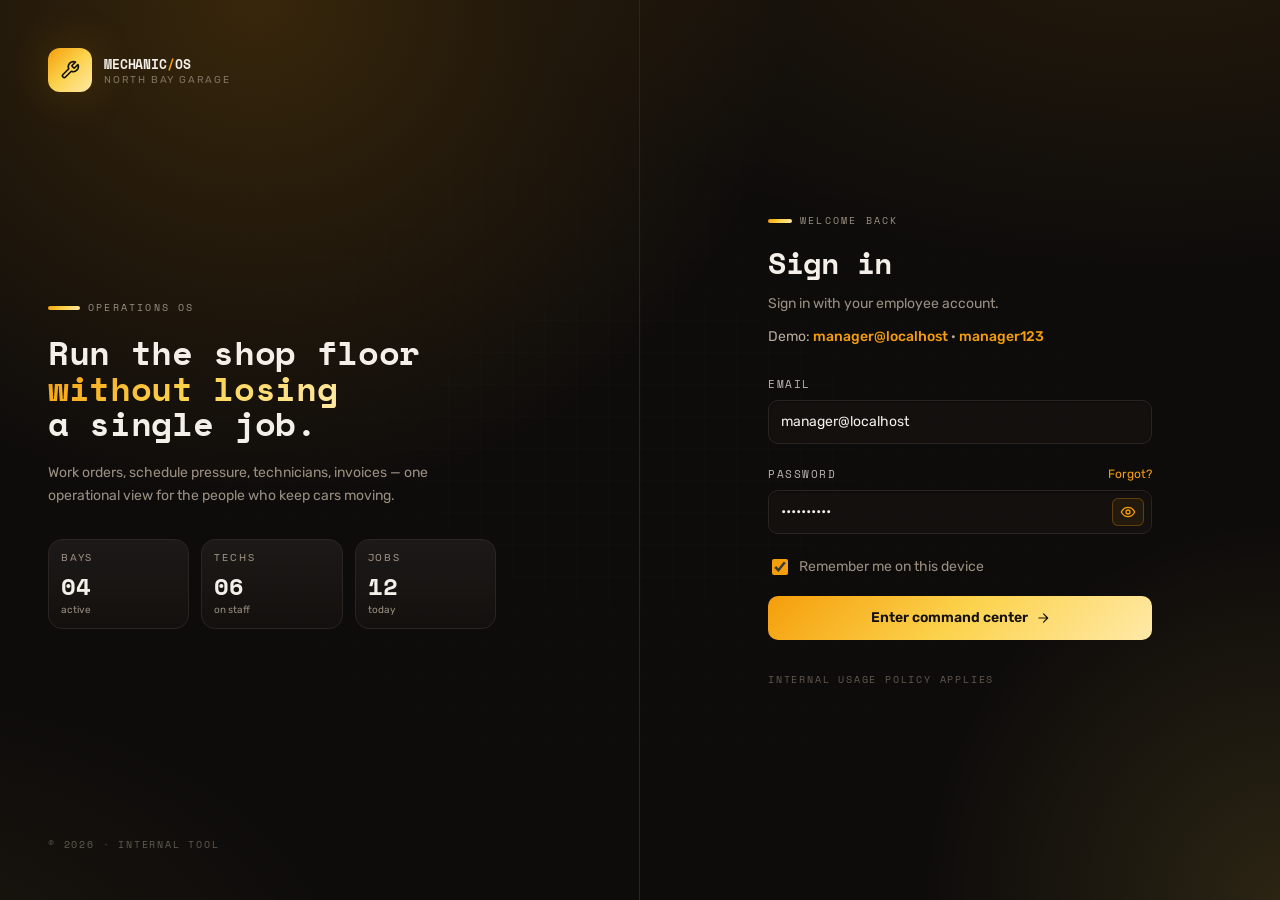
<file: src/MechanicShop.Api/wwwroot/index.html>
<!doctype html>
<html lang="en">
  <head>
    <meta charset="utf-8" />
    <meta name="viewport" content="width=device-width, initial-scale=1" />
    <title>MechanicOS — Sign in</title>
    <script>
      // Some hosts serve the app from a sub-path like /demo. If the URL has no
      // trailing slash, relative CSS/JS resolve from the domain root and the page
      // looks blank. Normalize early before assets load.
      (() => {
        const last = location.pathname.split("/").pop();
        if (last && !last.includes(".") && !location.pathname.endsWith("/")) {
          location.replace(`${location.pathname}/${location.search}${location.hash}`);
        }
      })();
    </script>
    <meta
      name="description"
      content="Workshop operations command center for North Bay Garage."
    />
    <link rel="preconnect" href="https://fonts.googleapis.com" />
    <link rel="preconnect" href="https://fonts.gstatic.com" crossorigin />
    <link
      rel="stylesheet"
      href="https://fonts.googleapis.com/css2?family=Rubik:wght@400;500;600;700&family=Space+Mono:wght@400;700&display=swap"
    />
    <link rel="stylesheet" href="css/shared.css" />
    <link rel="stylesheet" href="css/index.css" />
  </head>
  <body>
    <div class="login">
      <div class="login__bg-ember"></div>
      <div class="login__bg-grid"></div>

      <aside class="login__brand-pane">
        <div class="login__brand">
          <div class="login__brand-logo" data-icon="wrench"></div>
          <div>
            <div class="brand-name">MECHANIC<span class="slash">/</span>OS</div>
            <div class="brand-sub">North Bay Garage</div>
          </div>
        </div>

        <div class="login__pitch">
          <div class="page-eyebrow">
            <span class="bar"></span><span class="label">Operations OS</span>
          </div>
          <h2 class="login__headline">
            Run the shop floor<br />
            <span class="text-gradient">without losing</span><br />
            a single job.
          </h2>
          <p class="login__sub">
            Work orders, schedule pressure, technicians, invoices — one
            operational view for the people who keep cars moving.
          </p>

          <div class="login__stats">
            <div class="login__stat">
              <div class="k">Bays</div>
              <div class="v">04</div>
              <div class="s">active</div>
            </div>
            <div class="login__stat">
              <div class="k">Techs</div>
              <div class="v">06</div>
              <div class="s">on staff</div>
            </div>
            <div class="login__stat">
              <div class="k">Jobs</div>
              <div class="v">12</div>
              <div class="s">today</div>
            </div>
          </div>
        </div>

        <div class="login__footer">
          © <span id="year"></span> · Internal tool
        </div>
      </aside>

      <section class="login__form-pane">
        <div class="login__form-wrap">
          <div class="page-eyebrow">
            <span class="bar" style="width: 24px"></span
            ><span class="label">Welcome back</span>
          </div>
          <h1 class="login__title">Sign in</h1>
          <p class="login__hint login__hint--inline">
            <span>Sign in with your employee account.</span>
            <span class="login__demo-note">Demo: <strong>manager@localhost</strong> · <strong>manager123</strong></span>
          </p>

          <form id="login-form" class="login__form">
            <div class="field">
              <label class="field-label">Email</label>
              <input
                id="email"
                class="input login__input"
                type="email"
                autocomplete="username"
                value="manager@localhost"
              />
            </div>
            <div class="field">
              <div class="login__pwd-row">
                <label class="field-label">Password</label>
                <a class="login__forgot" href="#">Forgot?</a>
              </div>
              <div class="login__password-control">
                <input
                  id="password"
                  class="input login__input"
                  type="password"
                  autocomplete="current-password"
                  value="manager123"
                />
                <button
                  class="login__password-toggle"
                  type="button"
                  id="password-toggle"
                  aria-label="Show password"
                >
                  <span id="password-toggle-icon"></span>
                </button>
              </div>
            </div>
            <label class="login__remember">
              <input id="remember" type="checkbox" checked />
              Remember me on this device
            </label>
            <div id="login-error" class="login__error hidden"></div>
            <button type="submit" class="login__submit" id="login-submit">
              <span id="login-label">Enter command center</span>
              <span data-icon="arrowRt" data-size="14"></span>
            </button>
          </form>

          <p class="login__policy">Internal usage policy applies</p>
        </div>
      </section>
    </div>

    <script src="js/shared/templates.js"></script>
    <script src="js/shared/icons.js"></script>
    <script src="js/shared/session.js"></script>
    <script src="js/shared/components.js"></script>
    <script src="js/shared/utils.js"></script>
    <script src="js/shared/shell.js"></script>
    <script src="js/Api/core.js"></script>
    <script src="js/Api/auth.api.js"></script>
    <script src="js/index.js"></script>
  </body>
</html>
</file>
<file: src/MechanicShop.Api/wwwroot/css/shared.css>
:root{--canvas: #0E0C0B;--background: #0E0C0B;--foreground: #F4EFE8;--ink: #F4EFE8;--raised: #1B1816;--card: #161311;--popover: #1B1816;--secondary: #262220;--muted: #1F1B19;--muted-foreground: #9A8E80;--border: #2A2522;--input: #2A2522;--ring: #F59E0B;--primary: #F59E0B;--primary-foreground: #14110F;--primary-deep: #B26A00;--accent: #FCD34D;--accent-foreground: #14110F;--success: #34D399;--destructive: #F87171;--info: #60A5FA;--warning: #FBBF24;--sidebar: #0A0908;--sidebar-foreground: #B8AB9C;--sidebar-accent: #1F1B19;--sidebar-accent-foreground: #F4EFE8;--sidebar-border: #1C1816;--gradient-primary: linear-gradient(135deg, #F59E0B 0%, #FCD34D 50%, #FFE9A8 100%);--gradient-ember: radial-gradient(60% 80% at 20% 0%, rgba(245,158,11,.18), transparent 70%), radial-gradient(40% 60% at 100% 100%, rgba(252,211,77,.12), transparent 70%);--gradient-surface: linear-gradient(180deg, rgba(255,255,255,.04), rgba(255,255,255,0));--shadow-elegant: 0 20px 60px -20px rgba(0,0,0,.6), 0 1px 0 0 rgba(255,255,255,.04) inset;--shadow-glow: 0 0 48px -8px rgba(245,158,11,.45);--radius-sm: 6px;--radius-md: 10px;--radius-lg: 14px;--radius-xl: 18px;--radius-2xl: 24px;--font-sans: "Rubik", ui-sans-serif, system-ui, -apple-system, "Segoe UI", Roboto, sans-serif;--font-display: "Space Mono", ui-monospace, "JetBrains Mono", Menlo, monospace;--font-mono: "Space Mono", ui-monospace, Menlo, monospace}*{box-sizing:border-box;border-color:var(--border)}html,body{margin:0;padding:0}body{font-family:var(--font-sans);background:radial-gradient(1100px 600px at 90% -10%,rgba(245,158,11,.1),transparent 60%),radial-gradient(800px 500px at -10% 110%,rgba(252,211,77,.06),transparent 60%),var(--canvas);color:var(--foreground);-webkit-font-smoothing:antialiased;min-height:100vh}a{color:inherit;text-decoration:none}button{font:inherit;color:inherit;background:none;border:0;cursor:pointer}input,select,textarea{font:inherit;color:inherit}img,svg{display:block;max-width:100%}::selection{background:#f59e0b59;color:#fff7e6}h1,h2,h3{font-family:var(--font-display);letter-spacing:-.01em;margin:0}p{margin:0}ul{list-style:none;padding:0;margin:0}table{border-collapse:collapse;width:100%}.font-display{font-family:var(--font-display);letter-spacing:-.01em}.font-mono{font-family:var(--font-mono)}.tabular{font-variant-numeric:tabular-nums}.uppercase{text-transform:uppercase}.muted{color:var(--muted-foreground)}.ink{color:var(--ink)}.text-primary{color:var(--primary)}.text-success{color:var(--success)}.text-destructive{color:var(--destructive)}.text-warning{color:var(--warning)}.text-info{color:var(--info)}.text-gradient{background-image:var(--gradient-primary);-webkit-background-clip:text;background-clip:text;color:transparent}.hidden{display:none!important}.truncate{overflow:hidden;text-overflow:ellipsis;white-space:nowrap}*{scrollbar-width:thin;scrollbar-color:rgba(245,158,11,.45) transparent}*::-webkit-scrollbar{width:10px;height:10px}*::-webkit-scrollbar-thumb{background:linear-gradient(180deg,#f59e0b8c,#b26a008c);border-radius:999px;border:2px solid transparent;background-clip:padding-box}*::-webkit-scrollbar-thumb:hover{background:linear-gradient(180deg,#f59e0b,#b26a00);background-clip:padding-box}.app{display:flex;min-height:100vh}.sidebar{width:256px;flex-shrink:0;background:var(--sidebar);color:var(--sidebar-foreground);border-right:1px solid var(--sidebar-border);display:flex;flex-direction:column;position:sticky;top:0;height:100vh;z-index:30;transition:width .3s}.sidebar.collapsed{width:72px}.sidebar-brand{height:64px;padding:0 20px;display:flex;align-items:center;gap:12px;border-bottom:1px solid var(--sidebar-border)}.sidebar.collapsed .sidebar-brand{padding:0 12px;justify-content:center}.brand-logo{position:relative;height:36px;width:36px;flex-shrink:0;border-radius:var(--radius-lg);background:var(--gradient-primary);display:grid;place-items:center;color:var(--primary-foreground);font-family:var(--font-display);font-weight:700;box-shadow:var(--shadow-glow)}.brand-logo:after{content:"";position:absolute;bottom:-3px;right:-3px;height:10px;width:10px;border-radius:999px;background:var(--success);box-shadow:0 0 0 2px var(--sidebar);animation:ember 2.4s ease-in-out infinite}.brand-text{line-height:1.1;min-width:0}.brand-name{font-family:var(--font-display);font-size:13px;font-weight:700;color:var(--foreground);letter-spacing:-.01em}.brand-name .slash{color:var(--primary)}.brand-sub{font-size:10px;text-transform:uppercase;letter-spacing:.18em;color:#b8ab9c99}.sidebar.collapsed .brand-text{display:none}.sidebar-close{margin-left:auto;display:none;color:#b8ab9ccc}.side-nav{flex:1;overflow-y:auto;padding:20px 12px}.sidebar.collapsed .side-nav{padding:20px 8px}.side-group{margin-bottom:20px}.side-group-label{padding:0 12px 8px;font-family:var(--font-display);font-size:10px;text-transform:uppercase;letter-spacing:.18em;color:#b8ab9c73}.sidebar.collapsed .side-group-label{display:none}.side-link{position:relative;display:flex;align-items:center;gap:12px;padding:8px 12px;border-radius:var(--radius-lg);font-size:14px;font-weight:500;color:#b8ab9ccc;transition:all .2s;margin-bottom:2px}.sidebar.collapsed .side-link{justify-content:center;padding:0;height:40px}.side-link:hover{background:#ffffff08;color:var(--foreground)}.side-link svg{flex-shrink:0;color:#b8ab9c8c;transition:color .2s}.side-link:hover svg{color:var(--foreground)}.side-link.active{background:var(--sidebar-accent);color:var(--sidebar-accent-foreground)}.side-link.active svg{color:var(--primary)}.side-link.active:before{content:"";position:absolute;left:0;top:8px;bottom:8px;width:2px;border-radius:0 2px 2px 0;background:var(--gradient-primary)}.side-link.active:after{content:"";position:absolute;top:0;right:0;bottom:0;left:0;border-radius:var(--radius-lg);background:var(--gradient-primary);opacity:.04;pointer-events:none}.sidebar.collapsed .side-link-label{display:none}.sidebar.collapsed .moved-inline-096{display:none!important}.side-user{border-top:1px solid var(--sidebar-border);padding:12px}.side-user-card{display:flex;align-items:center;gap:12px;background:#ffffff05;border:1px solid rgba(255,255,255,.04);border-radius:var(--radius-lg);padding:8px}.sidebar.collapsed .side-user-card{padding:6px;justify-content:center}.avatar{height:36px;width:36px;flex-shrink:0;border-radius:var(--radius-lg);background:var(--gradient-primary);color:var(--primary-foreground);display:grid;place-items:center;font-family:var(--font-display);font-weight:700;font-size:13px}.avatar.round{border-radius:999px}.avatar.sm{height:28px;width:28px;font-size:11px}.avatar.lg{height:80px;width:80px;border-radius:var(--radius-2xl);font-size:28px;box-shadow:var(--shadow-glow)}.side-user-info{min-width:0;line-height:1.1;flex:1}.side-user-name{font-size:13px;font-weight:500;color:var(--foreground)}.side-user-role{font-size:10px;text-transform:uppercase;letter-spacing:.14em;color:#b8ab9c8c}.sidebar.collapsed .side-user-info{display:none}.icon-btn{height:32px;width:32px;display:grid;place-items:center;border-radius:var(--radius-md);color:#b8ab9c99;transition:all .15s}.icon-btn:hover{color:var(--foreground);background:#ffffff0d}.main{flex:1;min-width:0;display:flex;flex-direction:column;position:relative}.main:before{content:"";position:absolute;top:0;right:0;bottom:0;left:0;background:var(--gradient-ember);opacity:.9;pointer-events:none}.main:after{content:"";position:absolute;top:0;right:0;bottom:0;left:0;pointer-events:none;opacity:.4;background-image:linear-gradient(rgba(255,255,255,.025) 1px,transparent 1px),linear-gradient(90deg,rgba(255,255,255,.025) 1px,transparent 1px);background-size:32px 32px;-webkit-mask-image:radial-gradient(ellipse at top,black 30%,transparent 75%);mask-image:radial-gradient(ellipse at top,black 30%,transparent 75%)}.topbar{position:sticky;top:0;z-index:20;height:64px;display:flex;align-items:center;gap:12px;padding:0 32px;border-bottom:1px solid var(--border);background:#0e0c0bb3;-webkit-backdrop-filter:blur(24px);backdrop-filter:blur(24px)}.topbar-menu,.topbar-toggle{height:36px;width:36px;display:grid;place-items:center;border-radius:var(--radius-md);border:1px solid var(--border);background:#16131199;color:var(--muted-foreground);transition:all .15s}.topbar-menu{display:none;color:var(--foreground)}.topbar-toggle{color:var(--muted-foreground)}.topbar-menu:hover,.topbar-toggle:hover{color:var(--foreground);border-color:#f59e0b4d}.topbar-crumb{display:flex;align-items:center;gap:8px;font-size:14px;min-width:0}.crumb-group{font-family:var(--font-display);font-size:12px;text-transform:uppercase;letter-spacing:.18em;color:#9a8e80b3;flex-shrink:0}.crumb-sep{color:#9a8e8066;flex-shrink:0}.crumb-active{color:var(--foreground);font-weight:500}.topbar-right{margin-left:auto;display:flex;align-items:center;gap:8px}.topbar-pill{display:flex;align-items:center;gap:8px;height:40px;padding:0 12px;border-radius:var(--radius-lg);border:1px solid var(--border);background:#16131199;font-size:12px}.topbar-pill .dot{height:6px;width:6px;border-radius:999px;background:var(--success);animation:ember 2.4s ease-in-out infinite}.topbar-pill .label{color:var(--muted-foreground);font-family:var(--font-display);text-transform:uppercase;letter-spacing:.14em;font-size:10px}.topbar-pill .date{color:#f4efe8cc;font-variant-numeric:tabular-nums}.bell-btn{position:relative;height:40px;width:40px;display:grid;place-items:center;border-radius:var(--radius-lg);border:1px solid var(--border);background:#16131199;color:var(--foreground);transition:all .15s}.bell-btn:hover{border-color:#f59e0b4d;background:var(--card)}.bell-btn:after{content:"";position:absolute;top:8px;right:8px;height:8px;width:8px;border-radius:999px;background:var(--primary);box-shadow:0 0 0 2px var(--canvas);animation:ember 2.4s ease-in-out infinite}.topbar-user{height:40px;padding:0 10px;display:flex;align-items:center;gap:10px;border-radius:var(--radius-lg);border:1px solid var(--border);background:#16131199}.topbar-user .avatar{height:28px;width:28px;border-radius:var(--radius-md);font-size:11px}.topbar-user-text{line-height:1.1;padding-right:4px}.topbar-user-text .n{font-size:12px;font-weight:500;color:var(--foreground)}.topbar-user-text .r{font-size:10px;text-transform:uppercase;letter-spacing:.12em;color:var(--muted-foreground)}.qc-wrap{position:relative}.qc-btn{height:40px;padding:0 14px;display:inline-flex;align-items:center;gap:8px;border-radius:var(--radius-lg);background:var(--gradient-primary);color:var(--primary-foreground);font-size:13px;font-weight:500;box-shadow:var(--shadow-glow);transition:opacity .15s}.qc-btn:hover{opacity:.95}.qc-menu{position:absolute;right:0;top:48px;width:288px;z-index:40;border-radius:var(--radius-xl);border:1px solid var(--border);background:var(--popover);box-shadow:var(--shadow-elegant);overflow:hidden;animation:fade-up .3s ease both}.qc-menu-head{padding:8px 12px;border-bottom:1px solid var(--border);font-family:var(--font-display);font-size:10px;text-transform:uppercase;letter-spacing:.22em;color:var(--muted-foreground)}.qc-list{padding:6px}.qc-item{display:flex;align-items:center;gap:12px;padding:8px 10px;border-radius:var(--radius-lg);transition:background .15s}.qc-item:hover{background:var(--raised)}.qc-icon{height:32px;width:32px;border-radius:var(--radius-md);background:var(--raised);color:var(--primary);display:grid;place-items:center;transition:background .15s}.qc-item:hover .qc-icon{background:#f59e0b1a}.qc-text{flex:1;min-width:0}.qc-label{font-size:13px;color:var(--foreground);font-weight:500}.qc-hint{font-size:11px;color:var(--muted-foreground)}.page-head{position:relative;padding:32px 32px 20px;display:flex;align-items:flex-end;justify-content:space-between;gap:12px;flex-wrap:wrap}.page-eyebrow{display:flex;align-items:center;gap:8px;margin-bottom:8px}.page-eyebrow .bar{height:4px;width:32px;border-radius:999px;background:var(--gradient-primary)}.page-eyebrow .label{font-family:var(--font-display);font-size:10px;text-transform:uppercase;letter-spacing:.22em;color:var(--muted-foreground)}.page-title{font-family:var(--font-display);font-size:20px;font-weight:700;letter-spacing:-.01em;color:var(--foreground)}.page-actions{display:flex;align-items:center;gap:8px;flex-wrap:wrap}.page-body{position:relative;padding:0 32px 48px;animation:fade-up .45s cubic-bezier(.2,.8,.2,1) both}@media (min-width: 640px){.page-title{font-size:24px}}@media (min-width: 1024px){.page-title{font-size:28px}}.btn{display:inline-flex;align-items:center;justify-content:center;gap:6px;height:36px;padding:0 16px;border-radius:var(--radius-md);font-size:14px;font-weight:500;transition:all .15s;white-space:nowrap}.btn:disabled{opacity:.5;pointer-events:none}.btn-primary{background:var(--gradient-primary);color:var(--primary-foreground);box-shadow:var(--shadow-glow)}.btn-primary:hover{opacity:.95}.btn-outline{border:1px solid var(--border);background:var(--card);color:var(--foreground)}.btn-outline:hover{background:var(--raised);border-color:#f59e0b66}.btn-ghost{color:var(--foreground)}.btn-ghost:hover{background:var(--raised)}.btn-destructive{background:var(--destructive);color:#2a0b0b}.btn-destructive:hover{opacity:.95}.btn-success{background:var(--success);color:#06281c;box-shadow:0 0 20px -4px #34d39980}.btn-success:hover{opacity:.95}.btn-sm{height:32px;padding:0 12px;font-size:12px}.panel{position:relative;background:var(--card);border:1px solid var(--border);border-radius:var(--radius-xl);overflow:hidden;background-image:var(--gradient-surface)}.panel-head{display:flex;align-items:center;justify-content:space-between;gap:12px;padding:14px 20px;border-bottom:1px solid var(--border)}.panel-title{font-family:var(--font-display);font-size:13px;font-weight:700;text-transform:uppercase;letter-spacing:.14em;color:var(--foreground)}.panel-sub{font-size:12px;color:var(--muted-foreground);margin-top:4px}.panel-body{padding:16px}.field-label{font-family:var(--font-display);font-size:11px;text-transform:uppercase;letter-spacing:.14em;color:#f4efe8bf;display:block}.field{margin-bottom:4px}.field-control{margin-top:6px}.field-error{margin-top:4px;font-size:11px;color:var(--destructive)}.field-hint{margin-top:4px;font-size:11px;color:var(--muted-foreground)}.input{height:40px;width:100%;border-radius:var(--radius-md);border:1px solid var(--border);background:var(--raised);padding:0 12px;font-size:14px;color:var(--foreground);box-shadow:inset 0 1px 2px #0000004d;transition:all .15s}.input::placeholder{color:#9a8e80b3}.input:hover{border-color:#f59e0b99;background:var(--card)}.input:focus{outline:none;border-color:#f59e0bb3;background:var(--card);box-shadow:0 0 0 3px #f59e0b33}.input-with-icon{position:relative}.input-with-icon .input{padding-left:36px}.input-with-icon>svg{position:absolute;left:12px;top:50%;transform:translateY(-50%);color:var(--muted-foreground);pointer-events:none}select.input{-webkit-appearance:none;-moz-appearance:none;appearance:none;background-image:linear-gradient(45deg,transparent 50%,var(--muted-foreground) 50%),linear-gradient(135deg,var(--muted-foreground) 50%,transparent 50%);background-position:calc(100% - 18px) center,calc(100% - 13px) center;background-size:5px 5px;background-repeat:no-repeat;padding-right:32px}.search{position:relative}.search .input{height:36px;padding-left:32px;background:#1b181699}.search>svg{position:absolute;left:10px;top:50%;transform:translateY(-50%);color:var(--muted-foreground)}.data-table{width:100%;font-size:14px}.data-table thead{background:#1b181699}.data-table th{text-align:left;font-weight:500;padding:10px 16px;font-size:12px;text-transform:uppercase;letter-spacing:.08em;color:var(--muted-foreground)}.data-table td{padding:12px 16px;border-top:1px solid var(--border)}.data-table tbody tr{transition:background .15s}.data-table tbody tr:hover{background:var(--raised)}.data-table .sub{font-size:11px;color:var(--muted-foreground);margin-top:2px}.row-hover{transition:background .15s}.row-hover:hover{background:var(--raised)}.divide-y>*+*{border-top:1px solid var(--border)}.chip{display:inline-flex;align-items:center;gap:6px;padding:2px 8px;border-radius:var(--radius-md);font-size:12px;font-weight:500;box-shadow:inset 0 0 0 1px transparent}.chip .dot{height:6px;width:6px;border-radius:999px}.chip.scheduled{background:#60a5fa1a;color:var(--info);box-shadow:inset 0 0 0 1px #60a5fa40}.chip.scheduled .dot{background:var(--info)}.chip.inprogress{background:#fbbf2426;color:var(--warning);box-shadow:inset 0 0 0 1px #fbbf2459}.chip.inprogress .dot{background:var(--warning)}.chip.completed{background:#34d3991f;color:var(--success);box-shadow:inset 0 0 0 1px #34d3994d}.chip.completed .dot{background:var(--success)}.chip.cancelled{background:var(--muted);color:var(--muted-foreground);box-shadow:inset 0 0 0 1px var(--border)}.chip.cancelled .dot{background:var(--muted-foreground)}.chip.unpaid{background:#f871711a;color:var(--destructive);box-shadow:inset 0 0 0 1px #f8717140}.chip.unpaid .dot{background:var(--destructive)}.chip.paid{background:#34d3991f;color:var(--success);box-shadow:inset 0 0 0 1px #34d3994d}.chip.paid .dot{background:var(--success)}.chip.refunded{background:var(--muted);color:var(--muted-foreground);box-shadow:inset 0 0 0 1px var(--border)}.chip.refunded .dot{background:var(--muted-foreground)}.role-pill{display:inline-flex;align-items:center;padding:2px 8px;border-radius:var(--radius-md);background:#f59e0b1a;color:var(--primary);font-size:12px;font-weight:500;box-shadow:inset 0 0 0 1px #f59e0b40}.modal-root{position:fixed;top:0;right:0;bottom:0;left:0;z-index:50;animation:fade-in .25s ease both}.modal-backdrop{position:absolute;top:0;right:0;bottom:0;left:0;background:#0e0c0bd9;-webkit-backdrop-filter:blur(10px);backdrop-filter:blur(10px)}.confirm-backdrop{background:#000000b3}.modal-grid{position:fixed;top:0;right:0;bottom:0;left:0;display:grid;place-items:center;padding:16px;pointer-events:none}.modal-card{pointer-events:auto;position:relative;width:100%;background:var(--card);border:1px solid var(--border);border-radius:var(--radius-xl);overflow:hidden;box-shadow:var(--shadow-elegant);display:flex;flex-direction:column;max-height:calc(100dvh - 32px);animation:fade-up .35s cubic-bezier(.2,.8,.2,1) both}.modal-card.sm{max-width:28rem}.modal-card.md{max-width:36rem}.modal-card.lg{max-width:48rem}.modal-card.xl{max-width:64rem}.modal-head{display:flex;align-items:flex-start;gap:12px;padding:16px 24px;border-bottom:1px solid var(--border);background-image:var(--gradient-surface)}.modal-title{font-family:var(--font-display);font-size:18px;font-weight:700;color:var(--foreground);letter-spacing:-.01em}.modal-sub{font-size:12px;color:var(--muted-foreground);margin-top:2px}.modal-close{height:32px;width:32px;display:grid;place-items:center;border-radius:var(--radius-md);color:var(--muted-foreground);margin-left:auto;flex-shrink:0}.modal-close:hover{color:var(--foreground);background:var(--raised)}.modal-body{padding:24px;overflow-y:auto;flex:1;min-height:0;background:var(--card)}.modal-foot{display:flex;align-items:center;justify-content:flex-end;gap:8px;padding:14px 24px;border-top:1px solid var(--border);background:#1b181666}.confirm-card{max-width:28rem}.confirm-body{display:flex;gap:16px;padding:20px}.confirm-icon{height:40px;width:40px;flex-shrink:0;border-radius:var(--radius-lg);display:grid;place-items:center;box-shadow:inset 0 0 0 1px #f871714d;background:#f871711a;color:var(--destructive)}.confirm-title{font-family:var(--font-display);font-size:16px;font-weight:700;color:var(--foreground)}.confirm-desc{font-size:14px;color:var(--muted-foreground);margin-top:6px;line-height:1.5}.toast{position:fixed;bottom:24px;right:24px;z-index:60;background:var(--foreground);color:var(--background);font-size:14px;padding:10px 16px;border-radius:var(--radius-md);box-shadow:0 10px 30px -5px #00000080;display:flex;align-items:center;gap:8px;animation:fade-up .35s cubic-bezier(.2,.8,.2,1) both}.toast svg{color:var(--success)}.lift{transition:transform .24s cubic-bezier(.2,.8,.2,1),box-shadow .24s,border-color .24s}.lift:hover{transform:translateY(-2px);box-shadow:var(--shadow-elegant);border-color:#f59e0b59}.shadow-glow{box-shadow:var(--shadow-glow)}.gradient-primary{background:var(--gradient-primary)}@keyframes fade-up{0%{opacity:0;transform:translateY(10px)}to{opacity:1;transform:translateY(0)}}@keyframes fade-in{0%{opacity:0}to{opacity:1}}@keyframes ember{0%,to{opacity:.6}50%{opacity:1}}@keyframes spin{to{transform:rotate(360deg)}}.spin{animation:spin 1s linear infinite}.fade-up{animation:fade-up .45s cubic-bezier(.2,.8,.2,1) both}.fade-in{animation:fade-in .3s ease both}@media (max-width: 1023.98px){.sidebar{position:fixed;left:0;top:0;transform:translate(-100%);transition:transform .3s}.sidebar.open{transform:translate(0)}.sidebar-backdrop{position:fixed;top:0;right:0;bottom:0;left:0;z-index:25;background:#0009;-webkit-backdrop-filter:blur(4px);backdrop-filter:blur(4px)}.topbar{padding:0 16px}.topbar-menu{display:grid}.topbar-toggle{display:none}.sidebar-close{display:grid;place-items:center;height:32px;width:32px}.page-head{padding:24px 16px 16px}.page-body{padding:0 16px 48px}}@media (min-width: 640px){.modal-grid{padding:24px}.modal-card{max-height:calc(100dvh - 48px)}}@media (min-width: 1024px){.modal-grid{padding:32px}}@media (max-width: 640px){.topbar-pill,.topbar-user,.bell-btn,.crumb-group,.crumb-sep,.qc-btn .qc-btn-label{display:none}}

/* ------------------------------------------------------------------
   V1 surface parity: use the same glass/transparent panel treatment
   that is already approved on Customers, across every pure-HTML page.
   Do not change fonts, spacing, sidebar, or page layout here.
   ------------------------------------------------------------------ */
.panel {
  background-color: transparent !important;
  background-image: var(--gradient-surface) !important;
  border-color: var(--border) !important;
  border-radius: var(--radius-xl) !important;
  box-shadow: none !important;
  backdrop-filter: none !important;
  -webkit-backdrop-filter: none !important;
}

.panel-head {
  background: transparent !important;
}

/* Global topbar responsive fix: prevent the user identity text from wrapping into the avatar. */
.topbar-user {
  flex-shrink: 0;
  min-width: 0;
}

.topbar-user-text {
  min-width: 0;
  max-width: 124px;
}

.topbar-user-text .n,
.topbar-user-text .r {
  display: block;
  overflow: hidden;
  text-overflow: ellipsis;
  white-space: nowrap;
}

@media (max-width: 1280px) {
  .topbar-user-text { max-width: 96px; }
}

/* Global delete-confirm cancel hover */
.confirm-body + .modal-foot [data-close] {
  border: 1px solid transparent;
  background: rgba(22,19,17,.45);
  transition: background .15s, border-color .15s, color .15s;
}
.confirm-body + .modal-foot [data-close]:hover {
  border-color: rgba(248,113,113,.4);
  background: rgba(248,113,113,.1);
  color: var(--destructive);
}
</file>
<file: src/MechanicShop.Api/wwwroot/css/index.css>
.login {
  min-height: 100vh; position: relative; overflow: hidden;
  display: grid; grid-template-columns: 1fr;
}
@media (min-width: 1024px) { .login { grid-template-columns: 1fr 1fr; } }
.login__bg-ember { position: absolute; inset: 0; background: var(--gradient-ember); pointer-events: none; }
.login__bg-grid {
  position: absolute; inset: 0; opacity: .4; pointer-events: none;
  background-image:
    linear-gradient(rgba(255,255,255,.025) 1px, transparent 1px),
    linear-gradient(90deg, rgba(255,255,255,.025) 1px, transparent 1px);
  background-size: 32px 32px;
  -webkit-mask-image: radial-gradient(ellipse at center, black 20%, transparent 70%);
          mask-image: radial-gradient(ellipse at center, black 20%, transparent 70%);
}
.login__brand-pane {
  display: none; padding: 48px; flex-direction: column; justify-content: space-between;
  position: relative; border-right: 1px solid var(--border);
}
@media (min-width: 1024px) { .login__brand-pane { display: flex; } }
.login__brand { position: relative; display: flex; align-items: center; gap: 12px; }
.login__brand-logo {
  height: 44px; width: 44px; border-radius: 12px; background: var(--gradient-primary);
  display: grid; place-items: center; color: var(--primary-foreground); box-shadow: var(--shadow-glow);
}
.login__pitch { position: relative; max-width: 28rem; }
.login__headline {
  font-family: var(--font-display); font-size: 34px; line-height: 1.05; font-weight: 700;
  letter-spacing: -.01em; color: var(--foreground); margin-top: 20px;
}
.login__sub { color: var(--muted-foreground); margin-top: 20px; font-size: 14px; line-height: 1.6; }
.login__stats { display: grid; grid-template-columns: repeat(3, 1fr); gap: 12px; margin-top: 32px; }
.login__stat {
  border-radius: 14px; border: 1px solid var(--border);
  background: rgba(22,19,17,.6); background-image: var(--gradient-surface); padding: 12px;
}
.login__stat .k { font-size: 10px; text-transform: uppercase; letter-spacing: .18em; color: var(--muted-foreground); }
.login__stat .v { font-family: var(--font-display); font-size: 24px; font-weight: 700; color: var(--foreground); margin-top: 4px; }
.login__stat .s { font-size: 10px; color: var(--muted-foreground); }
.login__footer {
  position: relative; font-family: var(--font-display); font-size: 10px;
  text-transform: uppercase; letter-spacing: .18em; color: rgba(154,142,128,.6);
}

.login__form-pane { position: relative; display: flex; align-items: center; justify-content: center; padding: 40px 24px; }
.login__form-wrap { width: 100%; max-width: 24rem; }
.login__title { font-family: var(--font-display); font-size: 30px; font-weight: 700; color: var(--foreground); margin-top: 12px; letter-spacing: -.01em; }
.login__hint { font-size: 14px; color: var(--muted-foreground); margin-top: 8px; }
.login__hint--inline { display: flex; align-items: center; gap: 10px; flex-wrap: wrap; line-height: 1.6; }
.login__demo-note { color: #b8ab9c; white-space: nowrap; }
.login__demo-note strong { color: var(--primary); font-weight: 500; }
.login__code { padding: 2px 6px; border-radius: 4px; background: var(--raised); color: var(--primary); font-family: var(--font-mono); font-size: 12px; }
.login__form { margin-top: 28px; display: flex; flex-direction: column; gap: 18px; }
.login__form .field-label { margin-bottom: 8px; }
.login__pwd-row { display: flex; align-items: center; justify-content: space-between; margin-bottom: 8px; }
.login__pwd-row .field-label { margin-bottom: 0; }
.login__forgot { font-size: 12px; color: var(--primary); }
.login__forgot:hover { text-decoration: underline; }
.login__input { height: 44px; border-radius: 10px; background: rgba(22,19,17,.6); }
.login__input:hover { border-color: rgba(245,158,11,.45); background: rgba(22,19,17,.72); }
.login__password-control { position: relative; }
.login__password-control .login__input { padding-right: 48px; }
.login__password-toggle {
  position: absolute; right: 8px; top: 50%; transform: translateY(-50%);
  height: 28px; width: 32px; display: grid; place-items: center; border-radius: 6px;
  border: 1px solid rgba(245,158,11,.28); background: rgba(245,158,11,.07); color: var(--primary);
  transition: background .15s, border-color .15s, color .15s;
}
.login__password-toggle:hover { border-color: rgba(245,158,11,.45); background: rgba(245,158,11,.11); color: var(--accent); }
.login__remember { display: flex; align-items: center; gap: 8px; font-size: 14px; color: var(--muted-foreground); }
.login__remember input { height: 16px; width: 16px; accent-color: var(--primary); }
.login__error {
  display: flex; align-items: flex-start; gap: 8px;
  border-radius: 10px; background: rgba(248,113,113,.1); border: 1px solid rgba(248,113,113,.3);
  padding: 8px 12px; font-size: 14px; color: var(--destructive); animation: fade-in .3s ease both;
}
.login__submit {
  height: 44px; width: 100%; border-radius: 10px; background: var(--gradient-primary);
  color: var(--primary-foreground); font-size: 14px; font-weight: 600;
  display: inline-flex; align-items: center; justify-content: center; gap: 8px;
  box-shadow: none; transition: opacity .15s, filter .15s;
}
.login__submit:hover { opacity: .96; filter: brightness(1.02); }
.login__submit:disabled { opacity: .7; pointer-events: none; }
.login__policy { margin-top: 32px; font-family: var(--font-display); font-size: 10px; text-transform: uppercase; letter-spacing: .18em; color: rgba(154,142,128,.6); }
</file>
<file: src/MechanicShop.Api/wwwroot/css/customers.css>
.cust-grid { display: grid; grid-template-columns: 1fr; gap: 16px; }
@media (min-width: 1024px) { .cust-grid { grid-template-columns: repeat(3, minmax(0, 1fr)); } .customer-detail-stack { grid-column: span 2 / span 2; } }
.customer-toolbar { padding: 12px 16px; border-bottom: 1px solid var(--border); }
.customer-detail-stack { display: flex; flex-direction: column; gap: 16px; }
.customer-flex-fill { min-width: 0; flex: 1; }
.customer-empty { padding: 40px 16px; text-align: center; color: var(--muted-foreground); font-size: 14px; }
.customer-action-row { display: flex; gap: 6px; }
.customer-outline-action { transition: background-color .15s, color .15s, border-color .15s; }
.customer-outline-action:hover { background: var(--raised); color: var(--foreground); border-color: rgba(245,158,11,.4); }
.customer-delete-action { transition: background-color .15s, color .15s, border-color .15s; }
.customer-delete-action:hover { background: rgba(248,113,113,.1); color: var(--destructive); border-color: rgba(248,113,113,.4); }
.vehicle-edit-action:hover { background: var(--raised); color: var(--primary); }
.vehicle-delete-action:hover { background: rgba(248,113,113,.1); color: var(--destructive); }
.customer-info-grid { display: grid; grid-template-columns: 1fr; gap: 16px; }
@media (min-width: 640px) { .customer-info-grid { grid-template-columns: 1fr 1fr; } }
.cust-list { max-height: 640px; overflow-y: auto; }
.cust-row { width: 100%; text-align: left; display: flex; align-items: center; gap: 12px; padding: 12px 16px; transition: background .15s; }
.cust-row:hover, .cust-row.active { background: var(--raised); }
.cust-row .avatar { height: 36px; width: 36px; border-radius: 999px; font-size: 12px; }
.cust-row__name { font-size: 14px; line-height: 20px; font-weight: 500; color: var(--foreground); }
.cust-row__meta { font-size: 11px; line-height: 16px; color: var(--muted-foreground); }
.info-field .label { font-family: var(--font-display); font-size: 10px; line-height: 16px; text-transform: uppercase; letter-spacing: .18em; color: var(--muted-foreground); }
.info-field .val { margin-top: 6px; display: flex; align-items: center; gap: 8px; font-size: 14px; line-height: 20px; color: var(--foreground); }
.info-field .val svg { color: var(--primary); }
.veh-row { padding: 12px 16px; display: flex; align-items: flex-start; gap: 12px; }
.veh-icon { height: 36px; width: 36px; border-radius: 6px; background: rgba(245,158,11,.1); color: var(--primary); display: grid; place-items: center; box-shadow: inset 0 0 0 1px rgba(245,158,11,.2); }
.veh-title { font-size: 14px; line-height: 20px; font-weight: 500; color: var(--foreground); }
.veh-meta { font-size: 11px; line-height: 16px; color: var(--muted-foreground); }
.veh-actions { display: inline-flex; gap: 4px; }
.preview-pane { border-radius: 14px; border: 1px solid var(--border); background: rgba(27,24,22,.4); padding: 20px; display: flex; align-items: center; gap: 16px; text-align: left; }
@media (min-width: 768px) { .preview-pane { flex-direction: column; gap: 12px; text-align: center; } }
.form-grid { display: grid; grid-template-columns: 1fr; gap: 24px; }
@media (min-width: 768px) { .form-grid { grid-template-columns: 220px 1fr; } }
.form-pair { display: grid; gap: 16px; }
.form-pair-2 { display: grid; grid-template-columns: 1fr; gap: 16px; }
@media (min-width: 640px) { .form-pair-2 { grid-template-columns: 1fr 1fr; } }
.modal-preview-text { min-width: 0; }
.modal-preview-name { font-weight: 700; font-size: 14px; line-height: 20px; color: var(--foreground); }
.modal-preview-kicker { font-size: 11px; line-height: 16px; text-transform: uppercase; letter-spacing: .18em; color: var(--muted-foreground); margin-top: 6px; }
.modal-form-stack { display: flex; flex-direction: column; gap: 16px; }
.vehicle-preview-icon { height: 80px; width: 80px; border-radius: 16px; background: rgba(245,158,11,.1); color: var(--primary); display: grid; place-items: center; box-shadow: inset 0 0 0 1px rgba(245,158,11,.25); }
.modal-preview-plate { margin-top: 6px; }
.license-input { text-transform: uppercase; letter-spacing: .06em; }
.plate-pill { display: inline-block; border-radius: 6px; border: 1px solid var(--border); background: var(--card); padding: 2px 8px; font-family: var(--font-mono); font-size: 11px; letter-spacing: .06em; color: var(--foreground); }
.create-preview-dashes { width: 100%; border-top: 1px dashed rgba(245,158,11,.35); margin: 8px 0; }
.create-vehicle-preview { display: flex; flex-direction: column; align-items: center; gap: 12px; }


/* Customer page mapped directly from MechanicShop_Ui_V1 React classes. */
.cust-grid > .panel,
.customer-detail-stack > .panel {
  background-color: transparent;
  background-image: var(--gradient-surface);
  border-color: var(--border);
  border-radius: var(--radius-xl);
  box-shadow: none;
  backdrop-filter: none;
  -webkit-backdrop-filter: none;
}

.customer-toolbar {
  padding: 12px;
}

.cust-row:hover {
  background: rgba(255, 255, 255, .03);
}

.cust-row.active {
  background: linear-gradient(180deg, rgba(255, 255, 255, .045), rgba(255, 255, 255, .012));
  box-shadow: none;
}

.cust-grid .search .input {
  border-radius: var(--radius-md);
  background: rgba(27, 24, 22, .6);
}
/* Final V1 render parity fixes from measured MechanicShop_Ui_V1 /customers. */
#new-customer {
  border-radius: var(--radius-md);
}

.cust-grid .search .input {
  box-shadow: none;
}
.cust-grid .panel-sub { line-height: 16px; }
.cust-grid .btn-sm { font-size: 12px; line-height: 16px; font-weight: 500; }
.cust-grid .icon-btn { line-height: 1; }

.modal-card:has(#cust-form) .modal-body {
  padding: 24px;
}
.modal-card:has(#cust-form) .modal-foot {
  padding: 14px 24px;
  gap: 8px;
}
.modal-card:has(#cust-form) .modal-foot [data-cancel] {
  border: 1px solid transparent;
  background: rgba(22,19,17,.45);
  color: var(--foreground);
  transition: background .15s, border-color .15s, color .15s;
}
.modal-card:has(#cust-form) .modal-foot [data-cancel]:hover {
  border-color: rgba(245,158,11,.35);
  background: rgba(245,158,11,.08);
  color: var(--primary);
}
.modal-card:has(#cust-form) .modal-head {
  padding: 16px 24px;
}
.modal-card:has(#cust-form) .modal-sub {
  margin-top: 2px;
  line-height: 16px;
}
#cust-form {
  gap: 24px;
}
#cust-form .preview-pane {
  border-radius: var(--radius-xl);
  border-color: var(--border);
  background: rgba(27,24,22,.4);
  padding: 20px;
  gap: 16px;
}
#cust-form .avatar.lg {
  height: 80px;
  width: 80px;
  border-radius: var(--radius-2xl);
  font-size: 24px;
  font-weight: 700;
}
#cust-form .modal-preview-name {
  font-size: 14px;
  line-height: 20px;
  font-weight: 700;
}
#cust-form .modal-preview-kicker {
  margin-top: 4px;
  font-size: 11px;
  line-height: 16px;
  letter-spacing: .18em;
}
#cust-form .modal-form-stack {
  gap: 16px;
  justify-content: center;
}
#cust-form .field-label {
  font-size: 11px;
  line-height: 16px;
  letter-spacing: .14em;
  color: rgba(244,239,232,.75);
}
#cust-form .field-control {
  margin-top: 6px;
}
#cust-form .input {
  height: 40px;
  font-size: 14px;
  line-height: 20px;
  padding-top: 0;
  padding-bottom: 0;
  background: var(--raised);
  box-shadow: inset 0 1px 2px rgba(0,0,0,.3);
}
#cust-form .input:hover {
  border-color: #f59e0b99;
  background: var(--card);
}
#cust-form .input:focus {
  border-color: #f59e0bb3;
  background: var(--card);
  box-shadow: inset 0 1px 2px rgba(0,0,0,.3);
}
#cust-form .field-error {
  margin-top: 4px;
  font-size: 11px;
  line-height: 16px;
}
@media (min-width: 768px) {
  #cust-form .preview-pane {
    gap: 12px;
  }
}

.modal-card:has(#veh-form) .modal-body {
  padding: 24px;
}
.modal-card:has(#veh-form) .modal-foot {
  padding: 14px 24px;
  gap: 8px;
}
.modal-card:has(#veh-form) .modal-foot [data-cancel] {
  border: 1px solid transparent;
  background: rgba(22,19,17,.45);
  color: var(--foreground);
  transition: background .15s, border-color .15s, color .15s;
}
.modal-card:has(#veh-form) .modal-foot [data-cancel]:hover {
  border-color: rgba(245,158,11,.35);
  background: rgba(245,158,11,.08);
  color: var(--primary);
}
.modal-card:has(#veh-form) .modal-head {
  padding: 16px 24px;
}
.modal-card:has(#veh-form) .modal-sub {
  margin-top: 2px;
  line-height: 16px;
}
#veh-form {
  gap: 24px;
}
#veh-form .preview-pane {
  border-radius: var(--radius-xl);
  border-color: var(--border);
  background: rgba(27,24,22,.4);
  padding: 20px;
  gap: 16px;
}
#veh-form .vehicle-preview-icon {
  height: 80px;
  width: 80px;
  border-radius: var(--radius-2xl);
}
#veh-form .modal-form-stack {
  gap: 16px;
  justify-content: center;
}
#veh-form .field-label {
  font-size: 11px;
  line-height: 16px;
  letter-spacing: .14em;
  color: rgba(244,239,232,.75);
}
#veh-form .field-control {
  margin-top: 6px;
}
#veh-form .input {
  height: 40px;
  font-size: 14px;
  line-height: 20px;
  padding-top: 0;
  padding-bottom: 0;
  background: var(--raised);
  box-shadow: inset 0 1px 2px rgba(0,0,0,.3);
}
#veh-form .input:hover {
  border-color: #f59e0b99;
  background: var(--card);
}
#veh-form .input:focus {
  border-color: #f59e0bb3;
  background: var(--card);
  box-shadow: inset 0 1px 2px rgba(0,0,0,.3);
}
#veh-form .field-error {
  margin-top: 4px;
  font-size: 11px;
  line-height: 16px;
}
@media (min-width: 768px) {
  #veh-form .preview-pane {
    gap: 12px;
  }
}

/* Customers layout restore after JS split */
@media (min-width: 1024px) {
  .cust-grid {
    display: grid !important;
    grid-template-columns: minmax(280px, 1fr) minmax(0, 2fr) !important;
    gap: 16px !important;
    align-items: start;
  }

  .cust-grid > .panel {
    grid-column: 1;
  }

  .customer-detail-stack {
    grid-column: 2;
  }
}

.cust-row {
  display: flex !important;
  align-items: center !important;
  gap: 12px !important;
}

.cust-row .avatar {
  flex: 0 0 auto;
}

.customer-info-grid {
  display: grid !important;
}

@media (min-width: 640px) {
  .customer-info-grid {
    grid-template-columns: repeat(2, minmax(0, 1fr)) !important;
  }
}

.veh-row {
  display: flex !important;
  align-items: center !important;
}
</file>
<file: src/MechanicShop.Api/wwwroot/css/dashboard.css>
.dashboard-new-workorder { background: var(--primary); color: var(--primary-foreground); box-shadow: none; }
.dashboard-new-workorder:hover { background: var(--primary-deep); opacity: 1; }
.dashboard-view-all {
  height: 30px;
  padding: 0 10px;
  display: inline-flex;
  align-items: center;
  border-radius: var(--radius-md);
  border: 1px solid rgba(245,158,11,.28);
  background: rgba(27,24,22,.55);
  color: var(--primary);
  font-size: 12px;
  font-weight: 500;
  transition: background .15s, border-color .15s, color .15s;
}
.dashboard-view-all:hover {
  border-color: rgba(245,158,11,.5);
  background: rgba(245,158,11,.08);
  color: var(--accent);
}

.stats { display: grid; grid-template-columns: repeat(2, 1fr); gap: 12px; }
@media (min-width: 768px) { .stats { grid-template-columns: repeat(3, 1fr); } }
@media (min-width: 1280px) { .stats { grid-template-columns: repeat(7, 1fr); } }
.stat {
  background: var(--card); border: 1px solid var(--border); border-radius: 10px; padding: 12px;
  transition: transform .24s, box-shadow .24s, border-color .24s;
}
.stat:hover { transform: translateY(-2px); box-shadow: var(--shadow-elegant); border-color: rgba(245,158,11,.35); }
.stat__head { display: flex; align-items: center; justify-content: space-between; }
.stat__label { font-size: 11px; text-transform: uppercase; letter-spacing: .08em; color: var(--muted-foreground); }
.stat__icon { height: 28px; width: 28px; display: grid; place-items: center; border-radius: 6px; }
.stat__icon.primary { background: rgba(245,158,11,.1); color: var(--primary); }
.stat__icon.info    { background: rgba(96,165,250,.1); color: var(--info); }
.stat__icon.accent  { background: rgba(252,211,77,.15); color: var(--accent); }
.stat__icon.success { background: rgba(52,211,153,.12); color: var(--success); }
.stat__icon.muted   { background: var(--raised); color: var(--muted-foreground); }
.stat__icon.danger  { background: rgba(248,113,113,.1); color: var(--destructive); }
.stat__val { margin-top: 8px; font-size: 24px; font-weight: 600; color: var(--foreground); font-variant-numeric: tabular-nums; }

.dash-grid { display: grid; grid-template-columns: 1fr; gap: 16px; margin-top: 16px; }
@media (min-width: 1280px) { .dash-grid { grid-template-columns: 1fr 2fr; } }
.dash-grid--right { display: grid; grid-template-columns: 1fr; gap: 16px; margin-top: 16px; }
@media (min-width: 1280px) { .dash-grid--right { grid-template-columns: 1fr 2fr; } }

.attn-item { padding: 12px 16px; display: flex; align-items: flex-start; gap: 12px; }
.attn-dot { margin-top: 6px; height: 8px; width: 8px; border-radius: 999px; }
.attn-dot.danger { background: var(--destructive); }
.attn-dot.warn { background: var(--accent); }
.attn-text { min-width: 0; flex: 1; }
.attn-head { display: flex; align-items: center; gap: 8px; }
.attn-no { font-size: 14px; font-weight: 500; color: var(--ink); }
.attn-kind { font-size: 12px; color: var(--muted-foreground); }
.attn-sub { font-size: 12px; color: var(--muted-foreground); margin-top: 2px; }
.attn-link { color: var(--primary); display: inline-flex; }
.attn-link:hover { color: var(--primary-deep); }
.empty { padding: 40px 16px; text-align: center; font-size: 14px; color: var(--muted-foreground); }

.bay-capacity-panel { display: flex; flex-direction: column; }
.bay-capacity-panel .panel-body { flex: 1; display: flex; }
[data-capacity-list] { flex: 1; width: 100%; display: flex; flex-direction: column; justify-content: space-evenly; gap: 14px; }
.cap-row { margin-bottom: 0; }
.cap-head { display: flex; align-items: center; justify-content: space-between; font-size: 12px; margin-bottom: 6px; }
.cap-name { color: var(--ink); font-weight: 500; }
.cap-meta { color: var(--muted-foreground); }
.cap-bar { height: 9px; background: var(--raised); border-radius: 999px; overflow: hidden; }
.cap-fill { height: 100%; background: var(--gradient-primary); border-radius: 999px; transition: width .7s; }
.cap-fill.warn { background: var(--accent); }

.act-item { padding: 12px 16px; display: flex; align-items: flex-start; gap: 12px; }
.act-icon { height: 32px; width: 32px; flex-shrink: 0; border-radius: 6px; background: var(--raised); color: var(--primary); display: grid; place-items: center; }
.act-text { min-width: 0; flex: 1; }
.act-msg { font-size: 14px; color: var(--ink); }
.act-time { font-size: 11px; color: var(--muted-foreground); }
</file>
<file: src/MechanicShop.Api/wwwroot/css/moved-inline.css>
/* Moved from inline style attributes so HTML/JS templates stay structural. */
.moved-inline-001 { padding:12px 16px !important; border-bottom:1px solid var(--border) !important; }
.moved-inline-002 { display:flex !important; flex-direction:column !important; gap:16px !important; }
.moved-inline-003 { min-width:0 !important; flex:1 !important; }
.moved-inline-004 { padding:40px 16px !important; text-align:center !important; color:var(--muted-foreground) !important; font-size:14px !important; }
.moved-inline-005 { display:flex !important; gap:6px !important; }
.moved-inline-006 { display:grid !important; grid-template-columns:1fr 1fr !important; gap:16px !important; }
.moved-inline-007 { font-size:12px !important; }
.moved-inline-008 { overflow-x:auto !important; }
.moved-inline-009 { color:var(--ink) !important; font-weight:500 !important; }
.moved-inline-009:hover { color:var(--primary) !important; }
.moved-inline-010 { display:flex !important; align-items:center !important; gap:12px !important; min-width:0 !important; }
.moved-inline-011 { min-width:0 !important; }
.moved-inline-012 { display:flex !important; align-items:center !important; gap:8px !important; }
.moved-inline-013 { text-align:right !important; flex-shrink:0 !important; }
.moved-inline-014 { display:flex !important; align-items:center !important; gap:6px !important; }
.moved-inline-015 { color:var(--muted-foreground) !important; font-size:10px !important; }
.moved-inline-016 { font-size:11px !important; color:var(--muted-foreground) !important; }
.moved-inline-017 { margin-top:8px !important; display:flex !important; align-items:center !important; gap:8px !important; min-width:0 !important; }
.moved-inline-018 { font-size:12px !important; color:var(--foreground) !important; }
.moved-inline-019 { font-size:10px !important; color:var(--muted-foreground) !important; }
.moved-inline-020 { font-size:14px !important; font-weight:600 !important; color:var(--ink) !important; }
.moved-inline-021 { margin-top:4px !important; display:inline-flex !important; align-items:center !important; gap:4px !important; font-size:10px !important; color:var(--muted-foreground) !important; }
.moved-inline-022 { display:inline-flex !important; align-items:center !important; gap:4px !important; }
.moved-inline-023 { padding:40px 12px !important; text-align:center !important; font-size:11px !important; color:rgba(154,142,128,.7) !important; }
.moved-inline-024 { display:flex !important; gap:8px !important; }
.moved-inline-025 { margin-top:12px !important; }
.moved-inline-026 { color:rgba(244,239,232,.7) !important; margin-top:4px !important; }
.moved-inline-027 { color:var(--primary) !important; font-family:var(--font-mono) !important; }
.moved-inline-028 { display:inline-flex !important; align-items:center !important; gap:6px !important; }
.moved-inline-029 { color:rgba(154,142,128,.4) !important; }
.moved-inline-030 { grid-column:span 1 !important; }
.moved-inline-031 { grid-column:span 6 !important; }
.moved-inline-032 { grid-column:span 1 !important; text-align:right !important; }
.moved-inline-033 { grid-column:span 2 !important; text-align:right !important; }
.moved-inline-034 { margin-bottom:10px !important; }
.moved-inline-035 { font-size:12px !important; color:var(--muted-foreground) !important; line-height:1.6 !important; }
.moved-inline-036 { color:var(--foreground) !important; font-weight:500 !important; }
.moved-inline-037 { display:flex !important; flex-direction:column !important; gap:10px !important; }
.moved-inline-038 { grid-column:span 6 !important; font-size:14px !important; font-weight:500 !important; color:var(--ink) !important; }
.moved-inline-039 { grid-column:span 1 !important; text-align:right !important; font-size:14px !important; }
.moved-inline-040 { grid-column:span 2 !important; text-align:right !important; font-size:14px !important; }
.moved-inline-041 { grid-column:span 2 !important; text-align:right !important; font-size:14px !important; font-weight:600 !important; color:var(--ink) !important; }
.moved-inline-042 { max-width:28rem !important; }
.moved-inline-043 { text-align:right !important; }
.moved-inline-044 { font-weight:500 !important; color:var(--foreground) !important; }
.moved-inline-044:hover { color:var(--primary) !important; }
.moved-inline-045 { max-width:20rem !important; }
.moved-inline-046 { display:inline-flex !important; gap:4px !important; }
.moved-inline-047 { padding:48px 16px !important; text-align:center !important; color:var(--muted-foreground) !important; }
.moved-inline-048 { height:32px !important; width:auto !important; padding-right:32px !important; }
.moved-inline-049 { font-weight:500 !important; color:var(--ink) !important; }
.moved-inline-050 { display:flex !important; align-items:center !important; justify-content:space-between !important; gap:8px !important; }
.moved-inline-051 { display:grid !important; gap:12px !important; }
.moved-inline-052 { margin-top:4px !important; display:flex !important; align-items:center !important; gap:8px !important; }
.moved-inline-053 { flex:1 !important; }
.moved-inline-054 { margin-top:4px !important; }
.moved-inline-055 { padding:12px 16px !important; border-top:1px solid var(--border) !important; font-size:12px !important; color:var(--muted-foreground) !important; }
.moved-inline-056 { display:flex !important; align-items:flex-start !important; gap:12px !important; }
.moved-inline-057 { height:36px !important; width:36px !important; border-radius:6px !important; background:var(--raised) !important; color:var(--primary) !important; display:grid !important; place-items:center !important; }
.moved-inline-058 { font-size:14px !important; font-weight:500 !important; color:var(--ink) !important; }
.moved-inline-059 { font-size:12px !important; color:var(--muted-foreground) !important; }
.moved-inline-060 { display:flex !important; justify-content:flex-end !important; }
.moved-inline-061 { padding:12px 16px !important; display:flex !important; align-items:center !important; justify-content:space-between !important; font-size:14px !important; }
.moved-inline-062 { display:flex !important; align-items:center !important; gap:10px !important; }
.moved-inline-063 { font-size:14px !important; font-weight:500 !important; color:var(--foreground) !important; }
.moved-inline-064 { display:flex !important; flex-wrap:wrap !important; gap:4px !important; }
.moved-inline-065 { padding:64px !important; text-align:center !important; color:var(--muted-foreground) !important; font-size:14px !important; }
.moved-inline-066 { color:var(--primary) !important; }
.moved-inline-067 { font-weight:600 !important; color:var(--ink) !important; }
.moved-inline-068 { display:flex !important; flex-direction:column !important; gap:12px !important; }
.moved-inline-069 { display:flex !important; align-items:center !important; justify-content:space-between !important; }
.moved-inline-070 { font-size:14px !important; color:var(--ink) !important; margin-top:-8px !important; }
.moved-inline-071 { background:var(--accent) !important; color:var(--accent-foreground) !important; }
.moved-inline-072 { margin-top:6px !important; display:flex !important; align-items:center !important; gap:8px !important; }
.moved-inline-073 { font-weight:500 !important; color:var(--ink) !important; font-size:14px !important; }
.moved-inline-074 { font-size:14px !important; color:var(--ink) !important; }
.moved-inline-075 { font-size:12px !important; margin-top:4px !important; }
.moved-inline-076 { font-weight:500 !important; }
.moved-inline-077 { display:flex !important; align-items:center !important; justify-content:space-between !important; gap:12px !important; }
.moved-inline-078 { padding:16px !important; display:flex !important; flex-wrap:wrap !important; align-items:center !important; justify-content:space-between !important; gap:12px !important; }
.moved-inline-079 { font-size:14px !important; color:var(--muted-foreground) !important; }
.moved-inline-080 { padding:0 16px 16px !important; text-align:right !important; font-size:14px !important; }
.moved-inline-081 { display:flex !important; align-items:center !important; gap:4px !important; }
.moved-inline-082 { padding:0 8px !important; }
.moved-inline-083 { margin-left:auto !important; }
.moved-inline-084 { padding:64px 16px !important; text-align:center !important; color:var(--muted-foreground) !important; }
.moved-inline-085 { font-weight:700 !important; font-size:14px !important; color:var(--foreground) !important; }
.moved-inline-086 { font-size:11px !important; text-transform:uppercase !important; letter-spacing:.18em !important; color:var(--muted-foreground) !important; margin-top:6px !important; }
.moved-inline-087 { height:80px !important; width:80px !important; border-radius:16px !important; background:rgba(245,158,11,.1) !important; color:var(--primary) !important; display:grid !important; place-items:center !important; box-shadow:inset 0 0 0 1px rgba(245,158,11,.25) !important; }
.moved-inline-088 { margin-top:6px !important; }
.moved-inline-089 { text-transform:uppercase !important; letter-spacing:.06em !important; }
.moved-inline-090 { display:flex !important; align-items:center !important; justify-content:space-between !important; margin-bottom:12px !important; }
.moved-inline-091 { font-size:11px !important; color:var(--muted-foreground) !important; margin-top:2px !important; }
.moved-inline-092 { display:flex !important; flex-direction:column !important; gap:8px !important; }
.moved-inline-093 { margin-top:12px !important; font-size:14px !important; font-weight:500 !important; color:var(--foreground) !important; }
.moved-inline-094 { grid-column:span 2 !important; }
.moved-inline-095 { grid-column:span 3 !important; }
.moved-inline-096 { margin-left:auto !important; height:6px !important; width:6px !important; border-radius:999px !important; background:var(--primary) !important; animation:ember 2.4s ease-in-out infinite !important; }
.moved-inline-097 { background:rgba(52,211,153,.15) !important; }
.moved-inline-098 { margin-left:4px !important; }
.moved-inline-099 { margin-top:20px !important; padding-top:20px !important; border-top:1px dashed var(--border) !important; display:flex !important; align-items:flex-end !important; justify-content:space-between !important; gap:12px !important; }
</file>
<file: src/MechanicShop.Api/wwwroot/css/repair-tasks.css>
[data-repair-tasks-page] .search .input:hover,
[data-repair-tasks-page] .search .input:focus {
  border-color: rgba(245,158,11,.75);
  background: rgba(27,24,22,.55);
  box-shadow: none;
}
[data-repair-tasks-page] .search:has(.input:hover) svg,
[data-repair-tasks-page] .search:has(.input:focus) svg { color: var(--muted-foreground); }
[data-repair-tasks-page] [data-task-name]:hover { color: var(--foreground) !important; }

[data-repair-tasks-page] .data-table { min-width: 980px; table-layout: fixed; }
[data-repair-tasks-page] .data-table th:first-child,
[data-repair-tasks-page] .data-table td:first-child { width: 260px; min-width: 260px; }
[data-repair-tasks-page] .data-table th:nth-child(2),
[data-repair-tasks-page] .data-table td:nth-child(2) { width: 125px; }
[data-repair-tasks-page] .data-table th:nth-child(3),
[data-repair-tasks-page] .data-table td:nth-child(3) { width: 110px; }
[data-repair-tasks-page] .data-table th:nth-child(5),
[data-repair-tasks-page] .data-table td:nth-child(5) { width: 120px; }
[data-repair-tasks-page] .data-table th:nth-child(6),
[data-repair-tasks-page] .data-table td:nth-child(6) { width: 110px; }
.task-icon { height: 28px; width: 28px; flex: 0 0 28px; border-radius: var(--radius-sm); background: rgba(245,158,11,.1); color: var(--primary); display: grid; place-items: center; box-shadow: 0 0 0 1px rgba(245,158,11,.2); }
[data-repair-tasks-page] [data-task-name] { min-width: 0; line-height: 1.15; overflow-wrap: normal; word-break: normal; white-space: nowrap; }
.repair-edit-action:hover { background: var(--raised); color: var(--primary); }
.repair-delete-action:hover { background: rgba(248,113,113,.1); color: var(--destructive); }
.add-part-btn { height: 36px; padding: 0 12px; display: inline-flex; align-items: center; gap: 6px; border-radius: 6px; border: 1px solid rgba(245,158,11,.4); background: rgba(245,158,11,.1); color: var(--primary); font-size: 12px; font-weight: 600; transition: all .15s; }
.add-part-btn:hover { background: rgba(245,158,11,.15); border-color: rgba(245,158,11,.6); box-shadow: none; }
.empty-parts { width: 100%; border-radius: 14px; border: 1px dashed var(--border); background: rgba(27,24,22,.3); padding: 32px 16px; text-align: center; transition: all .15s; }
.empty-parts:hover { border-color: rgba(245,158,11,.4); background: rgba(27,24,22,.6); }
.empty-parts .ring { margin: 0 auto; height: 40px; width: 40px; border-radius: 999px; background: rgba(245,158,11,.1); color: var(--primary); display: grid; place-items: center; box-shadow: inset 0 0 0 1px rgba(245,158,11,.2); transition: transform .15s; }
.empty-parts:hover .ring { transform: scale(1.1); }
.parts-row { display: grid; grid-template-columns: repeat(12, 1fr); gap: 8px; border-radius: 10px; border: 1px solid var(--border); background: rgba(27,24,22,.7); padding: 8px; transition: border-color .15s; }
.parts-row:hover { border-color: rgba(245,158,11,.3); }
.parts-field { display: flex; flex-direction: column; gap: 5px; min-width: 0; }
.parts-field-name { grid-column: span 6; }
.parts-field-qty { grid-column: span 2; }
.parts-field-price { grid-column: span 3; }
.parts-label { font-size: 10px; line-height: 12px; letter-spacing: .12em; text-transform: uppercase; color: var(--muted-foreground); }
.parts-row .input { height: 36px; }
.parts-del { grid-column: span 1; align-self: end; display: grid; place-items: center; border-radius: 6px; border: 1px solid var(--border); background: rgba(27,24,22,.6); color: var(--muted-foreground); transition: all .15s; }
.parts-del:hover { color: var(--destructive); background: rgba(248,113,113,.1); border-color: rgba(248,113,113,.4); }

.modal-card:has(#t-name) .modal-head { padding: 16px 24px; }
.modal-card:has(#t-name) .modal-sub { margin-top: 2px; line-height: 16px; }
.modal-card:has(#t-name) .modal-body { padding: 24px; }
.modal-card:has(#t-name) .modal-foot { padding: 14px 24px; gap: 8px; }
.modal-card:has(#t-name) .modal-foot [data-cancel] {
  border: 1px solid transparent;
  background: rgba(22,19,17,.45);
  color: var(--foreground);
  transition: background .15s, border-color .15s, color .15s;
}
.modal-card:has(#t-name) .modal-foot [data-cancel]:hover {
  border-color: rgba(245,158,11,.35);
  background: rgba(245,158,11,.08);
  color: var(--primary);
}
.modal-card:has(#t-name) .form-pair {
  display: flex;
  flex-direction: column;
  gap: 20px;
}
.modal-card:has(#t-name) .form-pair-2 {
  display: grid;
  grid-template-columns: 1fr;
  gap: 16px;
}
@media (min-width: 640px) {
  .modal-card:has(#t-name) .form-pair-2 { grid-template-columns: 1fr 1fr; }
}
.modal-card:has(#t-name) .field { margin-bottom: 0; }
.modal-card:has(#t-name) .field-label {
  font-size: 11px;
  line-height: 16px;
  letter-spacing: .14em;
  color: rgba(244,239,232,.75);
}
.modal-card:has(#t-name) .field-control { margin-top: 6px; }
.modal-card:has(#t-name) .input {
  height: 40px;
  font-size: 14px;
  line-height: 20px;
  padding-top: 0;
  padding-bottom: 0;
  background: var(--raised);
  box-shadow: inset 0 1px 2px rgba(0,0,0,.3);
}
.modal-card:has(#t-name) .input:hover {
  border-color: rgba(245,158,11,.6);
  background: var(--card);
}
.modal-card:has(#t-name) .input:focus {
  border-color: rgba(245,158,11,.7);
  background: var(--card);
  box-shadow: none;
}
.modal-card:has(#t-name) .field-error {
  margin-top: 4px;
  font-size: 11px;
  line-height: 16px;
}
.modal-card:has(#t-name) #parts-count {
  margin-top: 2px;
  font-size: 11px;
  line-height: 16px;
}
.modal-card:has(#t-name) .moved-inline-090 { margin-bottom: 12px !important; }
.modal-card:has(#t-name) .moved-inline-092 {
  display: flex !important;
  flex-direction: column !important;
  gap: 8px !important;
}
.modal-card:has(#t-name) .empty-parts {
  border-radius: var(--radius-xl);
  padding: 32px 16px;
}
.modal-card:has(#t-name) .empty-parts .moved-inline-093 {
  margin-top: 12px !important;
  font-size: 14px !important;
  line-height: 20px !important;
}
.modal-card:has(#t-name) .parts-row {
  display: grid;
  grid-template-columns: repeat(12, minmax(0, 1fr));
  gap: 8px;
  padding: 8px;
  border-radius: var(--radius-lg);
  background: rgba(27,24,22,.7);
  border: 1px solid var(--border);
  transition: border-color .15s;
}
.modal-card:has(#t-name) .parts-row:hover { border-color: rgba(245,158,11,.3); }
.modal-card:has(#t-name) .parts-field { min-width: 0; }
.modal-card:has(#t-name) .parts-field-name { grid-column: span 6; }
.modal-card:has(#t-name) .parts-field-qty { grid-column: span 2; }
.modal-card:has(#t-name) .parts-field-price { grid-column: span 3; }
.modal-card:has(#t-name) .parts-label {
  font-size: 10px;
  line-height: 12px;
  letter-spacing: .12em;
  text-transform: uppercase;
  color: var(--muted-foreground);
}
.modal-card:has(#t-name) .parts-row .input {
  height: 40px;
  min-width: 0;
  box-shadow: none;
}
.modal-card:has(#t-name) .parts-row .input:hover,
.modal-card:has(#t-name) .parts-row .input:focus {
  box-shadow: none;
}
.modal-card:has(#t-name) .parts-del {
  grid-column: span 1;
  align-self: end;
  height: 40px;
  min-width: 0;
}
</file>
<file: src/MechanicShop.Api/wwwroot/css/settings.css>
.settings-page {
  display: grid;
  grid-template-columns: 1fr;
  gap: 16px;
  max-width: 720px;
}

.settings-panel { min-width: 0; }
.settings-head { display: flex; align-items: center; gap: 12px; }
.settings-icon { height: 36px; width: 36px; flex-shrink: 0; border-radius: 10px; background: rgba(245,158,11,.1); color: var(--primary); display: grid; place-items: center; box-shadow: inset 0 0 0 1px rgba(245,158,11,.25); }
.settings-body { padding: 16px; display: grid; gap: 14px; }
.settings-fields-2 { display: grid; grid-template-columns: 1fr; gap: 14px; }
@media (min-width: 640px) { .settings-fields-2 { grid-template-columns: repeat(2, minmax(0, 1fr)); } }

.set-label { display: block; margin-bottom: 6px; font-family: var(--font-display); font-size: 11px; line-height: 16px; text-transform: uppercase; letter-spacing: .14em; color: rgba(244,239,232,.75); }
.settings-page .input { height: 40px; background: var(--raised); box-shadow: inset 0 1px 2px rgba(0,0,0,.3); }
.settings-page .input:hover { border-color: rgba(245,158,11,.45); background: var(--card); box-shadow: none; }
.settings-page .input:focus { border-color: rgba(245,158,11,.6); background: var(--card); box-shadow: none; }

.settings-actions { display: flex; justify-content: flex-end; }
.settings-actions .btn-primary { box-shadow: none; }
.settings-actions .btn-primary:hover { opacity: 1; background: var(--primary); }
</file>
<file: src/MechanicShop.Api/wwwroot/css/technicians.css>
[data-technicians-page] .moved-inline-001 { padding: 12px 16px !important; }
[data-technicians-page] .search .input:hover,
[data-technicians-page] .search .input:focus {
  border-color: rgba(245,158,11,.75);
  background: rgba(27,24,22,.55);
  box-shadow: none;
}
[data-technicians-page] .search:has(.input:hover) svg,
[data-technicians-page] .search:has(.input:focus) svg { color: var(--muted-foreground); }
[data-technicians-page] .data-table th {
  padding: 10px 16px;
  font-size: 12px;
  line-height: 16px;
  font-weight: 500;
}
[data-technicians-page] .data-table td {
  padding: 12px 16px;
  vertical-align: middle;
}
[data-technicians-page] .data-table tbody tr:hover { background: var(--raised); }
[data-technicians-page] .avatar.sm {
  height: 32px;
  width: 32px;
  font-size: 12px;
}
[data-technicians-page] [data-tech-name] {
  font-size: 14px;
  line-height: 20px;
  font-weight: 500;
  color: var(--foreground);
}
[data-technicians-page] [data-tech-email] {
  font-size: 11px !important;
  line-height: 16px !important;
  color: var(--muted-foreground) !important;
}
[data-technicians-page] .role-pill,
[data-technicians-page] .chip {
  line-height: 16px;
}
[data-technicians-page] .chip.cancelled {
  background: rgba(248,113,113,.15);
  color: var(--destructive);
  box-shadow: inset 0 0 0 1px rgba(248,113,113,.3);
}
[data-technicians-page] .chip.cancelled .dot { background: var(--destructive); }
[data-technicians-page] .data-table th.moved-inline-043,
[data-technicians-page] .data-table td.moved-inline-043 {
  text-align: right !important;
}
[data-technicians-page] .moved-inline-022 {
  display: inline-flex !important;
  align-items: center !important;
  justify-content: flex-end !important;
  gap: 4px !important;
}
[data-technicians-page] .icon-btn[data-edit]:hover { background: var(--raised); color: var(--primary); }
[data-technicians-page] .icon-btn[data-del]:hover { background: rgba(248,113,113,.1); color: var(--destructive); }

.skill-tag { font-size: 11px; border-radius: 4px; background: var(--raised); padding: 2px 6px; color: var(--foreground); }
.assigned-bar { margin-top: 4px; height: 6px; width: 64px; background: var(--raised); border-radius: 999px; overflow: hidden; }
.assigned-fill { height: 100%; background: var(--gradient-primary); transition: width .7s; }
.toggle-btn { height: 32px; padding: 0 10px; border-radius: 6px; border: 1px solid var(--border); background: var(--card); color: var(--foreground); font-size: 12px; display: inline-flex; align-items: center; gap: 6px; transition: background .15s, border-color .15s, color .15s, transform .15s; }
.toggle-btn.active { border-color: rgba(248,113,113,.35); background: rgba(248,113,113,.08); color: var(--destructive); }
.toggle-btn.inactive { border-color: rgba(52,211,153,.35); background: rgba(52,211,153,.08); color: var(--success); }
.toggle-btn.active:hover { border-color: rgba(248,113,113,.55); background: rgba(248,113,113,.14); color: var(--destructive); box-shadow: none; }
.toggle-btn.inactive:hover { border-color: rgba(52,211,153,.55); background: rgba(52,211,153,.14); color: var(--success); box-shadow: none; }
.toggle-btn:active { transform: translateY(1px); }
.role-grid { display: grid; grid-template-columns: 1fr 1fr; gap: 8px; }
.role-opt { height: 40px; border-radius: 6px; border: 1px solid var(--border); background: var(--raised); color: var(--foreground); font-size: 14px; font-weight: 500; display: inline-flex; align-items: center; justify-content: center; gap: 8px; transition: all .15s; }
.role-opt:hover { border-color: rgba(245,158,11,.3); }
.role-opt.selected { border-color: rgba(245,158,11,.65); background: rgba(245,158,11,.12); color: var(--primary); box-shadow: none; }

/* New/Edit Technician modal parity with MechanicShop_Ui_V1 */
.form-grid {
  display: grid;
  grid-template-columns: 1fr;
  gap: 24px;
}

@media (min-width: 768px) {
  .form-grid {
    grid-template-columns: 220px 1fr;
  }
}

.preview-pane {
  border-radius: var(--radius-xl);
  border: 1px solid var(--border);
  background: rgba(27,24,22,.4);
  padding: 20px;
  display: flex;
  align-items: center;
  gap: 16px;
  text-align: left;
}

@media (min-width: 768px) {
  .preview-pane {
    align-self: start;
    flex-direction: column;
    gap: 12px;
    text-align: center;
  }
}

.modal-card:has(#t-first) .input:hover {
  border-color: rgba(245,158,11,.45);
  background: var(--card);
  box-shadow: none;
}

.modal-card:has(#t-first) .input:focus {
  border-color: rgba(245,158,11,.6);
  background: var(--card);
  box-shadow: none;
}

.modal-card:has(#t-first) .modal-foot [data-cancel] {
  border: 1px solid transparent;
  background: rgba(22,19,17,.45);
  color: var(--foreground);
  transition: background .15s, border-color .15s, color .15s;
}

.modal-card:has(#t-first) .modal-foot [data-cancel]:hover {
  border-color: rgba(245,158,11,.35);
  background: rgba(245,158,11,.08);
  color: var(--primary);
  box-shadow: none;
}

.form-pair-2 {
  display: grid;
  grid-template-columns: 1fr;
  gap: 16px;
}

@media (min-width: 640px) {
  .form-pair-2 {
    grid-template-columns: repeat(2, minmax(0, 1fr));
  }
}

.preview-pane .avatar.lg {
  height: 68px;
  width: 68px;
  border-radius: var(--radius-xl);
  font-size: 24px;
  box-shadow: none;
}

.password-control {
  position: relative;
}

.password-control .input {
  padding-right: 48px;
}

.password-toggle {
  position: absolute;
  right: 8px;
  top: 50%;
  transform: translateY(-50%);
  height: 28px;
  width: 32px;
  padding: 0;
  display: grid;
  place-items: center;
  border-radius: 6px;
  border: 1px solid rgba(245,158,11,.35);
  background: rgba(245,158,11,.08);
  color: var(--primary);
  cursor: pointer;
}

.password-toggle:hover {
  border-color: rgba(245,158,11,.6);
  background: rgba(245,158,11,.14);
}
</file>
<file: src/MechanicShop.Api/wwwroot/css/work-order-detail.css>
.wod-grid { display: grid; grid-template-columns: 1fr; gap: 16px; }
@media (min-width: 1024px) { .wod-grid { grid-template-columns: 2fr 1fr; } }
.kv-grid { display: grid; grid-template-columns: 1fr 1fr; gap: 16px; padding: 16px; }
.kv .label,
.info-card .label { font-size: 11px; line-height: 16px; text-transform: uppercase; letter-spacing: .08em; color: var(--muted-foreground); }
.kv .val,
.info-card .val { margin-top: 4px; font-size: 16px; line-height: 24px; font-weight: 600; color: var(--ink); }
.kv .sub { font-size: 14px; line-height: 20px; color: var(--muted-foreground); }
.detail-pair-grid { display: grid; grid-template-columns: 1fr; gap: 12px; padding: 16px; }
@media (min-width: 720px) { .detail-pair-grid { grid-template-columns: repeat(2, minmax(0, 1fr)); } }
.info-card { min-width: 0; border: 1px solid rgba(245,158,11,.12); border-radius: 14px; background: linear-gradient(135deg, rgba(245,158,11,.075), rgba(22,19,17,.52)); padding: 14px; box-shadow: inset 0 1px 0 rgba(255,255,255,.03); }
.info-card-top { display: flex; align-items: center; gap: 12px; margin-bottom: 12px; }
.info-icon { width: 38px; height: 38px; border-radius: 12px; display: grid; place-items: center; flex: 0 0 auto; color: var(--primary); background: rgba(245,158,11,.12); border: 1px solid rgba(245,158,11,.2); }
.info-line { display: flex; align-items: center; gap: 8px; min-width: 0; padding-top: 8px; font-size: 13px; line-height: 18px; color: var(--muted-foreground); }
.info-line svg { width: 13px; height: 13px; flex: 0 0 auto; color: rgba(245,158,11,.75); }
.info-line span:last-child { min-width: 0; overflow: hidden; text-overflow: ellipsis; white-space: nowrap; }
.task-row { padding: 14px 16px; display: flex; align-items: flex-start; gap: 12px; }
.task-check { margin-top: 2px; height: 20px; width: 20px; border-radius: 4px; border: 1px solid var(--border); background: var(--card); display: grid; place-items: center; }
.task-check.done { background: var(--success); border-color: var(--success); color: #fff; }
.task-icon { margin-top: 1px; width: 28px; height: 28px; border-radius: 9px; display: grid; place-items: center; flex: 0 0 auto; color: var(--primary); background: rgba(245,158,11,.1); border: 1px solid rgba(245,158,11,.18); }
.task-icon svg { width: 14px; height: 14px; }
.task-row .title { font-weight: 600; line-height: 24px; color: var(--ink); }
.task-row .price { padding: 3px 8px; border-radius: 999px; background: rgba(245,158,11,.08); border: 1px solid rgba(245,158,11,.14); font-size: 13px; line-height: 18px; font-weight: 700; color: var(--ink); }
.task-row .meta { margin-top: 2px; font-size: 12px; line-height: 16px; color: var(--muted-foreground); }
.totals-row {
  padding: 14px 16px;
  border-top: 1px solid rgba(245,158,11,.14);
  display: grid;
  grid-template-columns: repeat(3, minmax(0, 1fr));
  gap: 10px;
  font-size: 14px;
  line-height: 20px;
  background: linear-gradient(90deg, rgba(245,158,11,.045), rgba(22,19,17,.22));
}
.totals-row > div {
  min-width: 0;
  border: 1px solid rgba(245,158,11,.12);
  border-radius: 12px;
  background: rgba(22,19,17,.54);
  padding: 10px 12px;
  display: flex;
  align-items: center;
  justify-content: space-between;
  gap: 10px;
  box-shadow: inset 0 1px 0 rgba(255,255,255,.025);
}
.totals-row > div:last-child {
  border-color: rgba(245,158,11,.32);
  background: linear-gradient(135deg, rgba(245,158,11,.22), rgba(245,158,11,.08));
  color: var(--foreground);
  font-weight: 800;
  box-shadow: 0 0 0 1px rgba(245,158,11,.08), 0 12px 28px rgba(0,0,0,.18);
}
.totals-row .lbl,
.totals-row > div:not(:last-child) { color: var(--muted-foreground); }
.totals-row .v,
.totals-row .tabular { color: var(--ink); font-weight: 800; }
@media (max-width: 720px) { .totals-row { grid-template-columns: 1fr; } }
.action-grid-2 { display: grid; grid-template-columns: 1fr 1fr; gap: 8px; padding-top: 8px; border-top: 1px solid var(--border); margin-top: 0; }
.action-grid { display: grid; gap: 8px; padding-top: 8px; border-top: 1px solid var(--border); margin-top: 0; }
.banner-warn { border-radius: 6px; border: 1px solid rgba(251,191,36,.3); background: rgba(251,191,36,.08); padding: 8px 12px; display: flex; align-items: flex-start; gap: 8px; font-size: 12px; line-height: 16px; color: var(--warning); }
.banner-warn svg { margin-top: 2px; }
.wod-grid .panel-sub { line-height: 16px; }
.wod-grid .moved-inline-007 { line-height: 16px !important; }
.wod-grid .moved-inline-016 { line-height: 16px !important; }
.wod-grid .moved-inline-070 { line-height: 20px !important; margin-top: -4px !important; }
.wod-grid .moved-inline-073 { line-height: 20px !important; }
.wod-grid .moved-inline-074 { line-height: 20px !important; }
.wod-grid .moved-inline-075 { line-height: 16px !important; margin-top: 6px !important; }
.wod-grid .moved-inline-079 { line-height: 20px !important; }
.wod-grid .moved-inline-080 { line-height: 20px !important; }
.wod-grid .avatar.sm { height: 32px; width: 32px; font-size: 12px; font-family: var(--font-sans); font-weight: 500; line-height: 1; letter-spacing: 0; }
.wod-grid .action-grid-2 .btn { font-size: 12px; font-weight: 500; }
.wod-grid .btn-success { color: #fff; }
.wod-grid [data-invoice-section] .btn { padding-left: 12px; padding-right: 12px; }
.task-check:hover { border-color: var(--primary); }
.detail-card .panel-head,
.wod-grid .panel-head { background: linear-gradient(90deg, rgba(245,158,11,.06), transparent); }
.modify-btn { display: inline-flex; align-items: center; gap: 6px; padding: 6px 12px; border-radius: 999px; border: 1px solid var(--border); background: rgba(22,19,17,.6); font-size: 12px; font-weight: 500; color: var(--muted-foreground); transition: all .2s; }
.modify-btn svg { transition: transform .2s; }
.modify-btn:hover { border-color: rgba(245,158,11,.6); background: rgba(245,158,11,.1); color: var(--primary); box-shadow: 0 0 0 3px rgba(245,158,11,.08); }
.modify-btn:hover svg { transform: rotate(-8deg); }
.modify-btn:disabled { opacity: .45; cursor: not-allowed; pointer-events: auto; }
.modify-btn:disabled:hover { border-color: var(--border); background: rgba(22,19,17,.6); color: var(--muted-foreground); box-shadow: none; }
.modify-btn:disabled:hover svg { transform: none; }
.task-row .moved-inline-003 { flex: 1; min-width: 0; }
.form-pair { display: flex; flex-direction: column; gap: 12px; }
.task-grid { display: grid; grid-template-columns: 1fr; gap: 8px; max-height: 256px; overflow-y: auto; padding: 8px; border-radius: 10px; border: 1px solid var(--border); background: rgba(27,24,22,.7); }
@media (min-width: 640px) { .task-grid { grid-template-columns: repeat(2, minmax(0, 1fr)); } }
.task-btn { min-width: 0; text-align: left; padding: 10px 12px; border-radius: 6px; font-size: 14px; display: flex; align-items: center; justify-content: space-between; gap: 8px; background: rgba(22,19,17,.5); color: rgba(244,239,232,.8); transition: all .15s; }
.task-btn:hover { background: var(--card); color: var(--foreground); }
.task-btn.active { background: rgba(245,158,11,.2); box-shadow: inset 0 0 0 1px rgba(245,158,11,.5); color: var(--foreground); }
.task-btn span:first-child { min-width: 0; overflow: hidden; text-overflow: ellipsis; white-space: nowrap; }
.task-btn .price { flex-shrink: 0; font-size: 11px; color: rgba(244,239,232,.7); }
</file>
<file: src/MechanicShop.Api/wwwroot/css/work-orders.css>
.data-table th.wo-action,
.data-table td.wo-action {
  width: 92px;
  min-width: 92px;
  max-width: 92px;
  padding-left: 12px;
  padding-right: 12px;
  text-align: center;
}
.data-table td.wo-action { vertical-align: middle; }
.wo-actions { display: flex; align-items: center; justify-content: center; gap: 6px; }
.wo-edit,
.wo-delete { color: var(--muted-foreground); transition: background-color .15s, color .15s, opacity .15s; }
.wo-edit:hover { background: rgba(245,158,11,.1); color: var(--primary); }
.wo-delete:hover { background: rgba(248,113,113,.1); color: var(--destructive); }
.wo-edit:disabled { opacity: .35; pointer-events: none; }
.wo-edit svg,
.wo-delete svg { width: 13px; height: 13px; }
.wo-invoice-text { font-size: 12px; }
.wo-invoice-ready { color: var(--primary); font-weight: 500; }
.wo-invoice-empty { color: var(--muted-foreground); }

.modal-foot [data-cancel] {
  border: 1px solid transparent;
  background: rgba(22,19,17,.45);
  color: var(--foreground);
  transition: background .15s, border-color .15s, color .15s;
}
.modal-foot [data-cancel]:hover {
  border-color: rgba(245,158,11,.35);
  background: rgba(245,158,11,.08);
  color: var(--primary);
}

.wo-toolbar { padding: 12px 16px; border-bottom: 1px solid var(--border); display: flex; flex-wrap: wrap; align-items: center; gap: 8px; }
.wo-toolbar .search { flex: 1; min-width: 220px; }
.wo-toolbar .search .input:hover,
.wo-toolbar .search .input:focus {
  border-color: rgba(245,158,11,.75);
  background: rgba(27,24,22,.55);
  box-shadow: none;
}
.wo-toolbar .search:has(.input:hover) svg,
.wo-toolbar .search:has(.input:focus) svg { color: var(--muted-foreground); }
.filter-group { display: flex; align-items: center; gap: 4px; border-radius: 6px; border: 1px solid var(--border); background: var(--card); padding: 4px; }
.filter-group svg { color: var(--muted-foreground); margin-left: 6px; }
.filter-btn { padding: 0 10px; height: 28px; border-radius: 4px; font-size: 12px; font-weight: 500; color: var(--foreground); transition: all .15s; }
.filter-btn:hover { background: var(--raised); }
.filter-btn.active { background: var(--gradient-primary); color: var(--primary-foreground); box-shadow: var(--shadow-glow); }
.pagination { padding: 12px 16px; border-top: 1px solid var(--border); display: flex; align-items: center; justify-content: space-between; font-size: 12px; color: var(--muted-foreground); }
.pg-btn { height: 32px; padding: 0 10px; border-radius: 4px; border: 1px solid var(--border); background: var(--card); color: var(--foreground); }
.pg-btn:hover { background: var(--raised); }
.pg-btn:disabled { opacity: .5; pointer-events: none; }
.spot-grid { display: grid; grid-template-columns: repeat(4, 1fr); gap: 8px; }
.spot-btn { height: 40px; border-radius: 6px; font-family: var(--font-display); font-weight: 600; font-size: 14px; transition: all .15s; border: 1px solid var(--border); background: var(--raised); color: var(--foreground); }
.spot-btn:hover { border-color: rgba(245,158,11,.4); }
.spot-btn.active { background: var(--gradient-primary); color: var(--primary-foreground); box-shadow: var(--shadow-glow); border: 0; }
.task-grid { display: grid; grid-template-columns: 1fr 1fr; gap: 8px; max-height: 256px; overflow-y: auto; padding: 8px; border-radius: 10px; border: 1px solid var(--border); background: rgba(27,24,22,.7); }
.task-btn { text-align: left; padding: 10px 12px; border-radius: 6px; font-size: 14px; display: flex; align-items: center; justify-content: space-between; gap: 8px; background: rgba(22,19,17,.5); color: rgba(244,239,232,.8); transition: all .15s; }
.task-btn:hover { background: var(--card); color: var(--foreground); }
.task-btn.active { background: rgba(245,158,11,.2); box-shadow: inset 0 0 0 1px rgba(245,158,11,.5); color: var(--foreground); }
.task-btn .price { font-size: 11px; color: rgba(244,239,232,.7); }

/* New Work Order modal parity with MechanicShop_Ui_V1 */
.form-pair {
  display: flex;
  flex-direction: column;
  gap: 20px;
}

.form-pair-2 {
  display: grid;
  grid-template-columns: 1fr;
  gap: 16px;
}

@media (min-width: 640px) {
  .form-pair-2 {
    grid-template-columns: repeat(2, minmax(0, 1fr));
  }
}

.spot-grid {
  display: grid;
  grid-template-columns: repeat(4, minmax(0, 1fr));
  gap: 8px;
}

.spot-btn {
  height: 40px;
  border-radius: 6px;
  font-family: var(--font-display);
  font-weight: 600;
  font-size: 14px;
  transition: all .15s;
  border: 1px solid var(--border);
  background: var(--raised);
  color: var(--foreground);
}

.spot-btn:hover {
  border-color: rgba(245,158,11,.4);
}

.spot-btn.active {
  border: 0;
  background: var(--gradient-primary);
  color: var(--primary-foreground);
  box-shadow: var(--shadow-glow);
}

.task-grid {
  display: grid;
  grid-template-columns: 1fr;
  gap: 8px;
  max-height: 256px;
  overflow-y: auto;
  padding: 8px;
  border-radius: 10px;
  border: 1px solid var(--border);
  background: rgba(27,24,22,.7);
}

@media (min-width: 640px) {
  .task-grid {
    grid-template-columns: repeat(2, minmax(0, 1fr));
  }
}

.task-btn {
  min-width: 0;
  text-align: left;
  padding: 10px 12px;
  border-radius: 6px;
  font-size: 14px;
  display: flex;
  align-items: center;
  justify-content: space-between;
  gap: 8px;
  background: rgba(22,19,17,.5);
  color: rgba(244,239,232,.8);
  transition: all .15s;
}

.task-btn:hover {
  background: var(--card);
  color: var(--foreground);
}

.task-btn.active {
  background: rgba(245,158,11,.2);
  box-shadow: inset 0 0 0 1px rgba(245,158,11,.5);
  color: var(--foreground);
}

.task-btn span:first-child {
  min-width: 0;
  overflow: hidden;
  text-overflow: ellipsis;
  white-space: nowrap;
}

.task-btn .price {
  flex-shrink: 0;
  font-size: 11px;
  color: rgba(244,239,232,.7);
}
</file>
